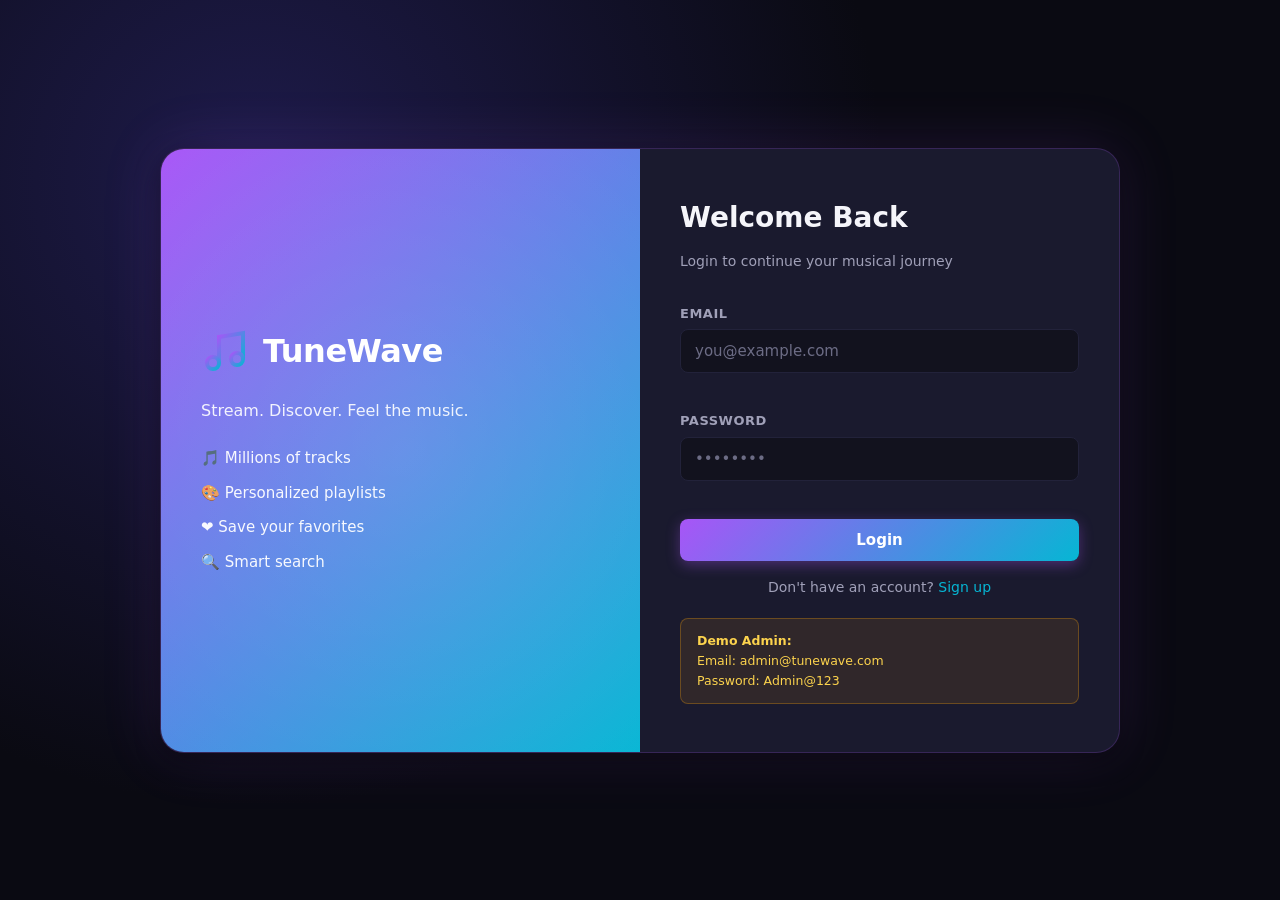
<file: index.html>
<!DOCTYPE html>
<html lang="en">
<head>
<meta charset="UTF-8">
<meta name="viewport" content="width=device-width, initial-scale=1.0">
<title>TuneWave – Login</title>
<link rel="stylesheet" href="css/style.css">
</head>
<body class="auth-body">

<div class="auth-container">
  <!-- Brand Panel -->
  <div class="auth-brand">
    <div class="brand-logo">
      <svg width="48" height="48" viewBox="0 0 24 24" fill="none" stroke="url(#grad1)" stroke-width="2">
        <defs>
          <linearGradient id="grad1" x1="0%" y1="0%" x2="100%" y2="100%">
            <stop offset="0%" stop-color="#a855f7"/>
            <stop offset="100%" stop-color="#06b6d4"/>
          </linearGradient>
        </defs>
        <path d="M9 18V5l12-2v13"/>
        <circle cx="6" cy="18" r="3"/>
        <circle cx="18" cy="16" r="3"/>
      </svg>
      <h1>TuneWave</h1>
    </div>
    <p class="brand-tagline">Stream. Discover. Feel the music.</p>
    <ul class="brand-features">
      <li>🎵 Millions of tracks</li>
      <li>🎨 Personalized playlists</li>
      <li>❤️ Save your favorites</li>
      <li>🔍 Smart search</li>
    </ul>
  </div>

  <!-- Login Form -->
  <div class="auth-form-panel">
    <h2>Welcome Back</h2>
    <p class="auth-subtitle">Login to continue your musical journey</p>

    <form id="loginForm" novalidate>
      <div class="form-group">
        <label for="loginEmail">Email</label>
        <input type="email" id="loginEmail" placeholder="you@example.com" autocomplete="email">
        <span class="error-msg" id="loginEmailError"></span>
      </div>

      <div class="form-group">
        <label for="loginPassword">Password</label>
        <input type="password" id="loginPassword" placeholder="••••••••" autocomplete="current-password">
        <span class="error-msg" id="loginPasswordError"></span>
      </div>

      <button type="submit" class="btn btn-primary btn-block">Login</button>

      <p class="auth-switch">
        Don't have an account? <a href="signup.html">Sign up</a>
      </p>

      <div class="admin-hint">
        <strong>Demo Admin:</strong><br>
        Email: admin@tunewave.com<br>
        Password: Admin@123
      </div>
    </form>
  </div>
</div>

<script src="js/storage.js"></script>
<script src="js/auth.js"></script>
<script src="js/app.js"></script>
<script>
  // Initialize sample data on first load
  seedData();

  // Redirect if already logged in
  const session = getCurrentUser();
  if (session) {
    if (session.role === 'admin') window.location.href = 'admin.html';
    else window.location.href = 'user.html';
  }

  // Login form handler
  document.getElementById('loginForm').addEventListener('submit', function(e) {
    e.preventDefault();
    clearErrors(['loginEmailError', 'loginPasswordError']);

    const email = document.getElementById('loginEmail').value.trim();
    const password = document.getElementById('loginPassword').value;
    let valid = true;

    if (!email) {
      showError('loginEmailError', 'Email is required');
      valid = false;
    }
    if (!password) {
      showError('loginPasswordError', 'Password is required');
      valid = false;
    }
    if (!valid) return;

    const result = loginUser(email, password);
    if (result.success) {
      showToast('Login successful! Redirecting...', 'success');
      setTimeout(() => {
        window.location.href = result.user.role === 'admin' ? 'admin.html' : 'user.html';
      }, 800);
    } else {
      showError('loginPasswordError', result.message);
    }
  });
</script>
</body>
</html>
</file>
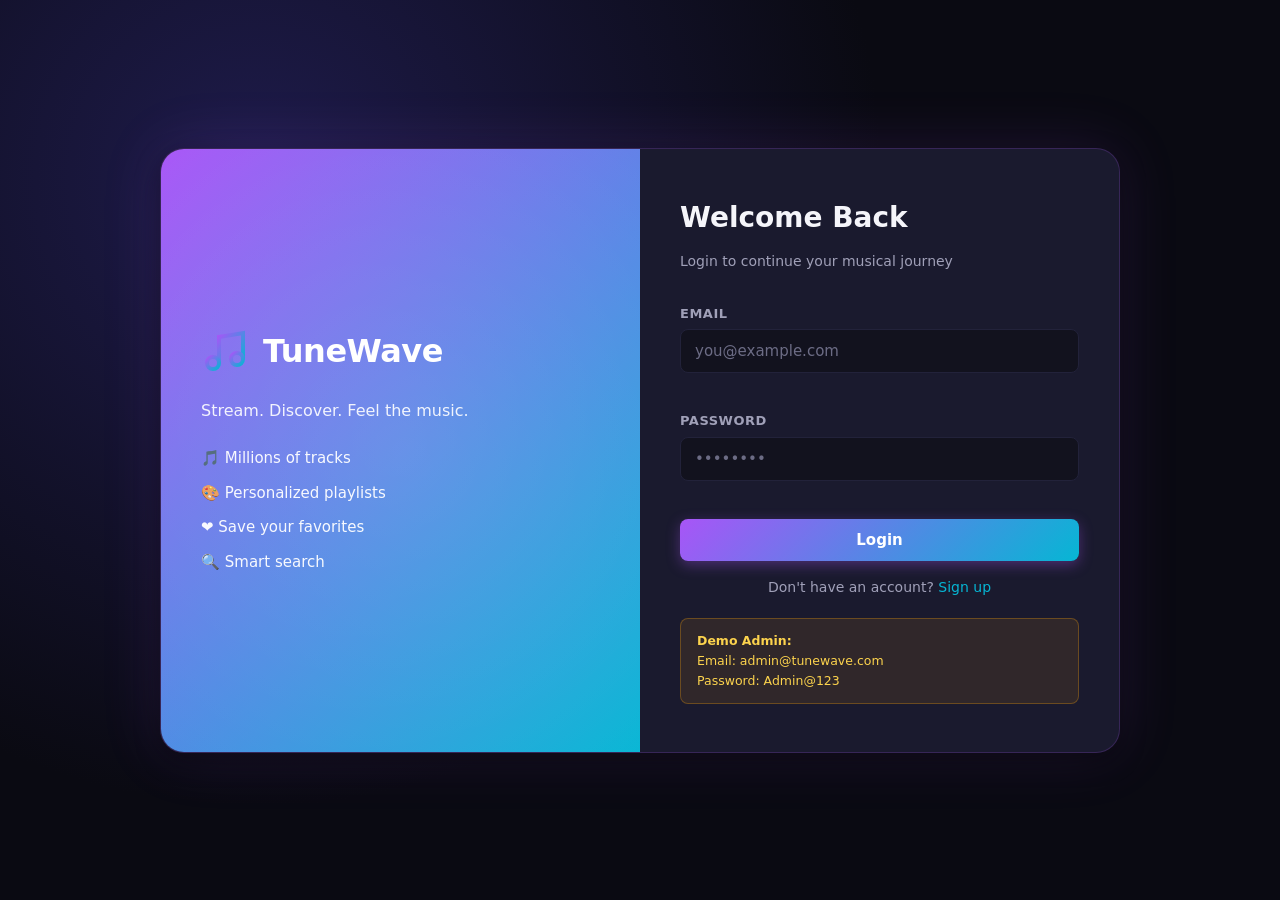
<file: admin.html>
<!DOCTYPE html>
<html lang="en">
<head>
<meta charset="UTF-8">
<meta name="viewport" content="width=device-width, initial-scale=1.0">
<title>TuneWave – Admin</title>
<link rel="stylesheet" href="css/style.css">
</head>
<body class="app-body admin-body">

<div class="app-layout admin-layout">

  <!-- Admin Sidebar -->
  <aside class="sidebar admin-sidebar" id="sidebar">
    <div class="sidebar-brand">
      <svg width="32" height="32" viewBox="0 0 24 24" fill="none" stroke="url(#gradAdmin)" stroke-width="2">
        <defs>
          <linearGradient id="gradAdmin" x1="0%" y1="0%" x2="100%" y2="100%">
            <stop offset="0%" stop-color="#f59e0b"/>
            <stop offset="100%" stop-color="#ef4444"/>
          </linearGradient>
        </defs>
        <path d="M9 18V5l12-2v13"/>
        <circle cx="6" cy="18" r="3"/>
        <circle cx="18" cy="16" r="3"/>
      </svg>
      <span>TuneWave <small>Admin</small></span>
    </div>

    <nav class="sidebar-nav">
      <button class="nav-item active" data-page="dashboard">
        <span class="nav-icon">📊</span> Dashboard
      </button>
      <button class="nav-item" data-page="songs">
        <span class="nav-icon">🎵</span> Songs
      </button>
      <button class="nav-item" data-page="artists">
        <span class="nav-icon">🎤</span> Artists
      </button>
      <button class="nav-item" data-page="albums">
        <span class="nav-icon">💿</span> Albums
      </button>
      <button class="nav-item" data-page="users">
        <span class="nav-icon">👥</span> Users
      </button>
      <button class="nav-item" data-page="genres">
        <span class="nav-icon">🏷️</span> Genres
      </button>
    </nav>

    <div class="sidebar-footer">
      <button class="btn btn-outline btn-block" id="logoutBtn">Logout</button>
    </div>
  </aside>

  <!-- Admin Main -->
  <main class="main-content">
    <header class="top-header">
      <button class="menu-toggle" id="menuToggle">☰</button>
      <h2 class="page-title" id="adminPageTitle">Dashboard</h2>
      <div class="header-user">
        <div class="user-avatar admin-avatar">A</div>
        <span class="user-name">Administrator</span>
      </div>
    </header>

    <div class="page-container" id="adminPageContainer"></div>
  </main>
</div>

<!-- Toast container -->
<div class="toast-container" id="toastContainer"></div>

<!-- Modal container -->
<div class="modal-overlay" id="modalOverlay">
  <div class="modal" id="modalContent"></div>
</div>

<script src="js/storage.js"></script>
<script src="js/auth.js"></script>
<script src="js/music.js"></script>
<script src="js/app.js"></script>
<script src="js/admin.js"></script>
</body>
</html>
</file>
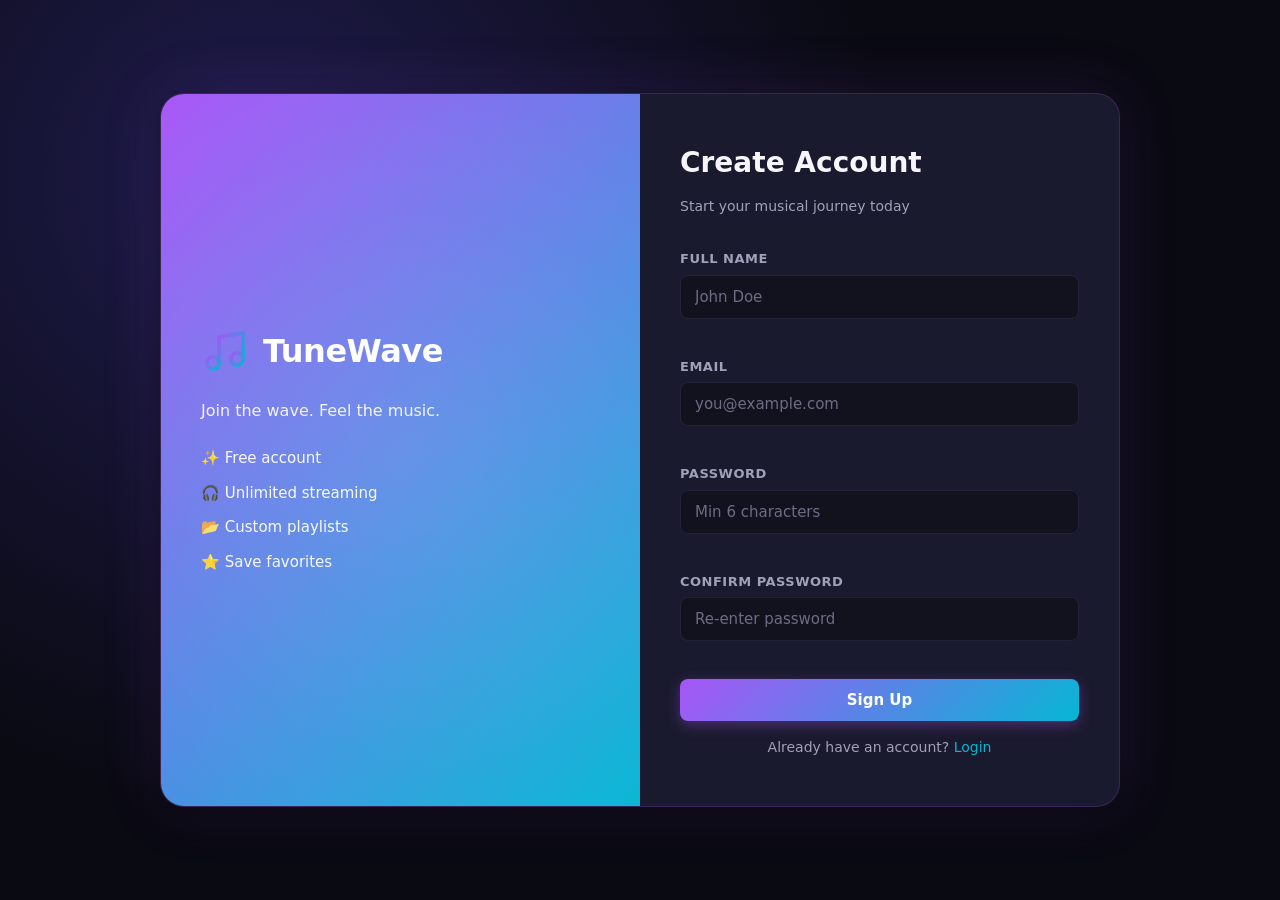
<file: signup.html>
<!DOCTYPE html>
<html lang="en">
<head>
<meta charset="UTF-8">
<meta name="viewport" content="width=device-width, initial-scale=1.0">
<title>TuneWave – Sign Up</title>
<link rel="stylesheet" href="css/style.css">
</head>
<body class="auth-body">

<div class="auth-container">
  <div class="auth-brand">
    <div class="brand-logo">
      <svg width="48" height="48" viewBox="0 0 24 24" fill="none" stroke="url(#grad2)" stroke-width="2">
        <defs>
          <linearGradient id="grad2" x1="0%" y1="0%" x2="100%" y2="100%">
            <stop offset="0%" stop-color="#a855f7"/>
            <stop offset="100%" stop-color="#06b6d4"/>
          </linearGradient>
        </defs>
        <path d="M9 18V5l12-2v13"/>
        <circle cx="6" cy="18" r="3"/>
        <circle cx="18" cy="16" r="3"/>
      </svg>
      <h1>TuneWave</h1>
    </div>
    <p class="brand-tagline">Join the wave. Feel the music.</p>
    <ul class="brand-features">
      <li>✨ Free account</li>
      <li>🎧 Unlimited streaming</li>
      <li>📂 Custom playlists</li>
      <li>⭐ Save favorites</li>
    </ul>
  </div>

  <div class="auth-form-panel">
    <h2>Create Account</h2>
    <p class="auth-subtitle">Start your musical journey today</p>

    <form id="signupForm" novalidate>
      <div class="form-group">
        <label for="signupName">Full Name</label>
        <input type="text" id="signupName" placeholder="John Doe" autocomplete="name">
        <span class="error-msg" id="signupNameError"></span>
      </div>

      <div class="form-group">
        <label for="signupEmail">Email</label>
        <input type="email" id="signupEmail" placeholder="you@example.com" autocomplete="email">
        <span class="error-msg" id="signupEmailError"></span>
      </div>

      <div class="form-group">
        <label for="signupPassword">Password</label>
        <input type="password" id="signupPassword" placeholder="Min 6 characters" autocomplete="new-password">
        <span class="error-msg" id="signupPasswordError"></span>
      </div>

      <div class="form-group">
        <label for="signupConfirm">Confirm Password</label>
        <input type="password" id="signupConfirm" placeholder="Re-enter password" autocomplete="new-password">
        <span class="error-msg" id="signupConfirmError"></span>
      </div>

      <button type="submit" class="btn btn-primary btn-block">Sign Up</button>

      <p class="auth-switch">
        Already have an account? <a href="index.html">Login</a>
      </p>
    </form>
  </div>
</div>

<script src="js/storage.js"></script>
<script src="js/auth.js"></script>
<script src="js/app.js"></script>
<script>
  seedData();

  document.getElementById('signupForm').addEventListener('submit', function(e) {
    e.preventDefault();
    const errorIds = ['signupNameError', 'signupEmailError', 'signupPasswordError', 'signupConfirmError'];
    clearErrors(errorIds);

    const name = document.getElementById('signupName').value.trim();
    const email = document.getElementById('signupEmail').value.trim();
    const password = document.getElementById('signupPassword').value;
    const confirm = document.getElementById('signupConfirm').value;
    let valid = true;

    if (!name) { showError('signupNameError', 'Full name is required'); valid = false; }
    else if (name.length < 3) { showError('signupNameError', 'Name must be at least 3 characters'); valid = false; }

    if (!email) { showError('signupEmailError', 'Email is required'); valid = false; }
    else if (!isValidEmail(email)) { showError('signupEmailError', 'Enter a valid email address'); valid = false; }

    if (!password) { showError('signupPasswordError', 'Password is required'); valid = false; }
    else if (password.length < 6) { showError('signupPasswordError', 'Password must be at least 6 characters'); valid = false; }

    if (!confirm) { showError('signupConfirmError', 'Please confirm your password'); valid = false; }
    else if (password !== confirm) { showError('signupConfirmError', 'Passwords do not match'); valid = false; }

    if (!valid) return;

    const result = registerUser(name, email, password);
    if (result.success) {
      showToast('Account created! Redirecting to login...', 'success');
      setTimeout(() => window.location.href = 'index.html', 1200);
    } else {
      showError('signupEmailError', result.message);
    }
  });
</script>
</body>
</html>
</file>
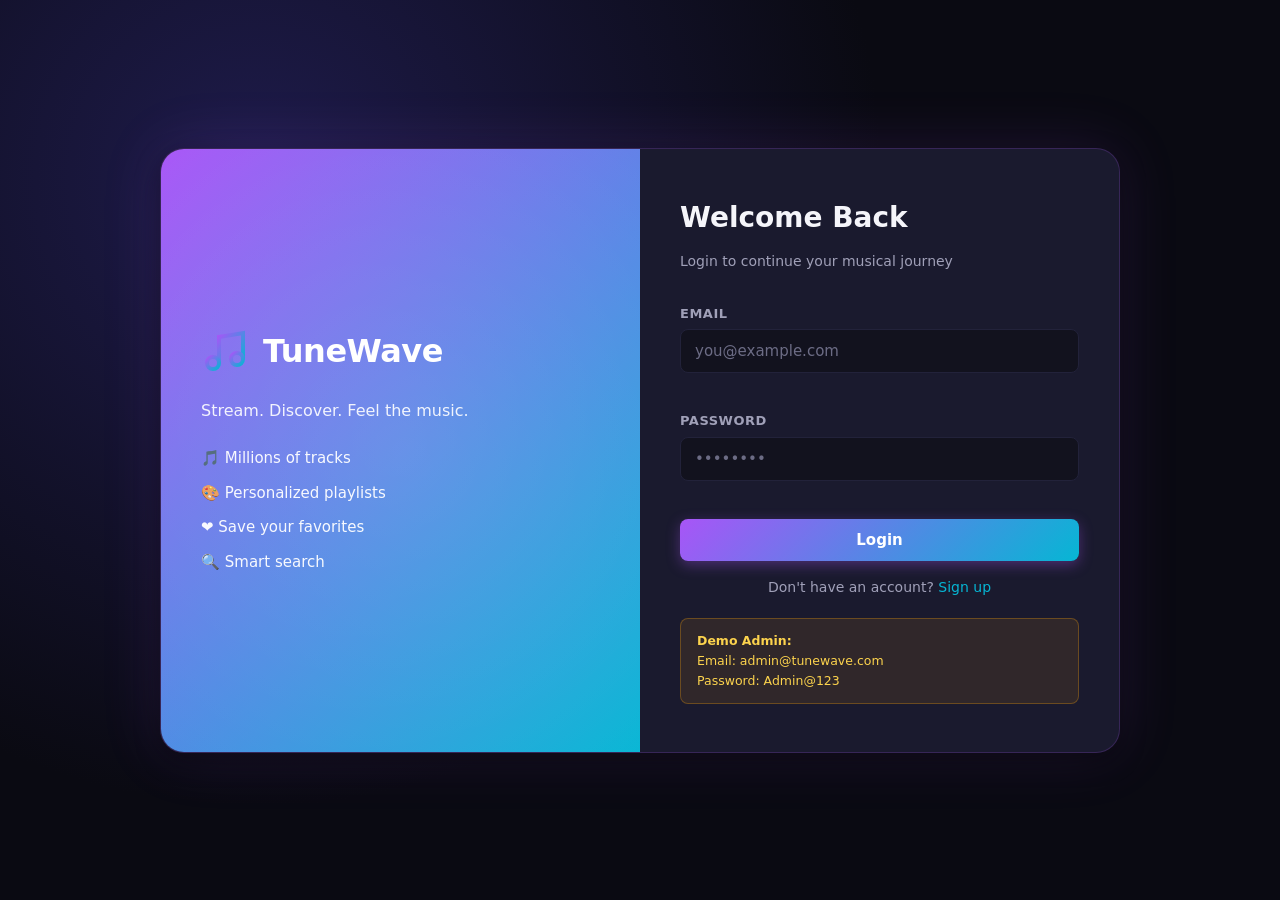
<file: user.html>
<!DOCTYPE html>
<html lang="en">
<head>
<meta charset="UTF-8">
<meta name="viewport" content="width=device-width, initial-scale=1.0">
<title>TuneWave – Dashboard</title>
<link rel="stylesheet" href="css/style.css">
</head>
<body class="app-body">

<!-- ============ APP LAYOUT (CSS GRID) ============ -->
<div class="app-layout">

  <!-- Sidebar -->
  <aside class="sidebar" id="sidebar">
    <div class="sidebar-brand">
      <svg width="32" height="32" viewBox="0 0 24 24" fill="none" stroke="url(#gradSide)" stroke-width="2">
        <defs>
          <linearGradient id="gradSide" x1="0%" y1="0%" x2="100%" y2="100%">
            <stop offset="0%" stop-color="#a855f7"/>
            <stop offset="100%" stop-color="#06b6d4"/>
          </linearGradient>
        </defs>
        <path d="M9 18V5l12-2v13"/>
        <circle cx="6" cy="18" r="3"/>
        <circle cx="18" cy="16" r="3"/>
      </svg>
      <span>TuneWave</span>
    </div>

    <nav class="sidebar-nav">
      <button class="nav-item active" data-page="home">
        <span class="nav-icon">🏠</span> Home
      </button>
      <button class="nav-item" data-page="browse">
        <span class="nav-icon">🎵</span> Browse
      </button>
      <button class="nav-item" data-page="search">
        <span class="nav-icon">🔍</span> Search
      </button>
      <button class="nav-item" data-page="playlists">
        <span class="nav-icon">📂</span> Playlists
      </button>
      <button class="nav-item" data-page="favorites">
        <span class="nav-icon">❤️</span> Favorites
      </button>
      <button class="nav-item" data-page="profile">
        <span class="nav-icon">👤</span> Profile
      </button>
    </nav>

    <div class="sidebar-footer">
      <button class="btn btn-outline btn-block" id="logoutBtn">Logout</button>
    </div>
  </aside>

  <!-- Main Content -->
  <main class="main-content">

    <!-- Top Header -->
    <header class="top-header">
      <button class="menu-toggle" id="menuToggle">☰</button>
      <div class="search-bar">
        <span class="search-icon">🔍</span>
        <input type="text" id="globalSearch" placeholder="Search songs, artists, albums...">
      </div>
      <div class="header-user">
        <div class="user-avatar" id="headerAvatar">U</div>
        <span class="user-name" id="headerUserName">User</span>
      </div>
    </header>

    <!-- Page Container -->
    <div class="page-container" id="pageContainer">
      <!-- Pages rendered dynamically by user.js -->
    </div>

  </main>
</div>

<!-- ============ FIXED MUSIC PLAYER ============ -->
<div class="music-player" id="musicPlayer">
  <div class="player-left">
    <div class="player-art">
      <img id="playerArt" src="" alt="Album art">
    </div>
    <div class="player-info">
      <span class="player-title" id="playerTitle">No song playing</span>
      <span class="player-artist" id="playerArtist">—</span>
    </div>
    <button class="player-fav" id="playerFav" title="Toggle favorite">♡</button>
  </div>

  <div class="player-center">
    <div class="player-controls">
      <button class="ctrl-btn" id="prevBtn" title="Previous">⏮</button>
      <button class="ctrl-btn play-btn" id="playBtn" title="Play">▶</button>
      <button class="ctrl-btn" id="nextBtn" title="Next">⏭</button>
    </div>
    <div class="player-progress">
      <span class="time" id="currentTime">0:00</span>
      <input type="range" id="progressBar" min="0" max="100" value="0" step="0.1">
      <span class="time" id="totalTime">0:00</span>
    </div>
  </div>

  <div class="player-right">
    <span class="volume-icon">🔊</span>
    <input type="range" id="volumeBar" min="0" max="1" step="0.01" value="0.8">
  </div>
</div>

<!-- Hidden audio element -->
<audio id="audioPlayer"></audio>

<!-- Toast container -->
<div class="toast-container" id="toastContainer"></div>

<!-- Modal container -->
<div class="modal-overlay" id="modalOverlay">
  <div class="modal" id="modalContent"></div>
</div>

<script src="js/storage.js"></script>
<script src="js/auth.js"></script>
<script src="js/music.js"></script>
<script src="js/player.js"></script>
<script src="js/app.js"></script>
<script src="js/user.js"></script>
</body>
</html>
</file>
<file: css/style.css>
/* ============================================================
   TuneWave – Music Streaming Platform
   CSS Grid is the PRIMARY layout system throughout.
   Flexbox is used for smaller components (nav, buttons, cards).
   ============================================================ */

/* ---------- CSS Variables ---------- */
:root {
  --bg-darkest: #0a0a12;
  --bg-dark: #12121e;
  --bg-card: #1a1a2e;
  --bg-elevated: #22223a;
  --bg-hover: #2a2a45;

  --text-primary: #f5f5fa;
  --text-secondary: #a0a0b8;
  --text-muted: #6c6c85;

  --accent-purple: #a855f7;
  --accent-cyan: #06b6d4;
  --accent-pink: #ec4899;
  --accent-orange: #f59e0b;
  --accent-red: #ef4444;
  --accent-green: #22c55e;

  --gradient-main: linear-gradient(135deg, #a855f7 0%, #06b6d4 100%);
  --gradient-warm: linear-gradient(135deg, #f59e0b 0%, #ef4444 100%);
  --gradient-card: linear-gradient(145deg, #1a1a2e 0%, #22223a 100%);

  --radius-sm: 8px;
  --radius-md: 12px;
  --radius-lg: 18px;
  --radius-xl: 24px;

  --shadow-sm: 0 2px 8px rgba(0,0,0,0.3);
  --shadow-md: 0 8px 24px rgba(0,0,0,0.4);
  --shadow-glow: 0 0 24px rgba(168, 85, 247, 0.3);

  --sidebar-width: 240px;
  --player-height: 90px;
  --header-height: 70px;
}

/* ---------- Reset & Base ---------- */
* { margin: 0; padding: 0; box-sizing: border-box; }

html { scroll-behavior: smooth; }

body {
  font-family: 'Segoe UI', system-ui, -apple-system, sans-serif;
  background: var(--bg-darkest);
  color: var(--text-primary);
  line-height: 1.5;
  min-height: 100vh;
  overflow-x: hidden;
}

button { font-family: inherit; cursor: pointer; border: none; background: none; color: inherit; }
input, select, textarea { font-family: inherit; }
a { color: var(--accent-cyan); text-decoration: none; }
a:hover { text-decoration: underline; }

/* Custom Scrollbar */
::-webkit-scrollbar { width: 10px; height: 10px; }
::-webkit-scrollbar-track { background: var(--bg-dark); }
::-webkit-scrollbar-thumb { background: var(--bg-elevated); border-radius: 5px; }
::-webkit-scrollbar-thumb:hover { background: var(--accent-purple); }

/* ============================================================
   AUTH PAGES (Login / Signup)
   Uses CSS Grid for two-column split layout
   ============================================================ */
.auth-body {
  display: grid;
  place-items: center;
  min-height: 100vh;
  background: radial-gradient(circle at 20% 20%, #1e1b4b 0%, #0a0a12 50%),
              radial-gradient(circle at 80% 80%, #164e63 0%, transparent 50%);
  padding: 20px;
}

.auth-container {
  display: grid;
  grid-template-columns: 1fr 1fr;
  max-width: 960px;
  width: 100%;
  background: var(--bg-card);
  border-radius: var(--radius-xl);
  overflow: hidden;
  box-shadow: var(--shadow-md), 0 0 60px rgba(168, 85, 247, 0.15);
  border: 1px solid rgba(168, 85, 247, 0.2);
  animation: fadeInUp 0.6s ease;
}

@keyframes fadeInUp {
  from { opacity: 0; transform: translateY(30px); }
  to { opacity: 1; transform: translateY(0); }
}

.auth-brand {
  background: var(--gradient-main);
  padding: 48px 40px;
  display: grid;
  align-content: center;
  gap: 24px;
  position: relative;
  overflow: hidden;
}

.auth-brand::before {
  content: '';
  position: absolute;
  top: -50%; right: -50%;
  width: 200%; height: 200%;
  background: radial-gradient(circle, rgba(255,255,255,0.1) 0%, transparent 60%);
  animation: rotate 20s linear infinite;
}

@keyframes rotate {
  from { transform: rotate(0deg); }
  to { transform: rotate(360deg); }
}

.brand-logo {
  display: flex;
  align-items: center;
  gap: 14px;
  position: relative;
  z-index: 1;
}

.brand-logo h1 {
  font-size: 32px;
  font-weight: 800;
  letter-spacing: -0.5px;
  color: #fff;
}

.brand-tagline {
  font-size: 16px;
  color: rgba(255,255,255,0.9);
  position: relative;
  z-index: 1;
}

.brand-features {
  list-style: none;
  display: grid;
  gap: 12px;
  position: relative;
  z-index: 1;
}

.brand-features li {
  color: rgba(255,255,255,0.95);
  font-size: 15px;
  font-weight: 500;
}

.auth-form-panel {
  padding: 48px 40px;
  display: grid;
  align-content: center;
  gap: 8px;
}

.auth-form-panel h2 {
  font-size: 28px;
  font-weight: 700;
  margin-bottom: 4px;
}

.auth-subtitle {
  color: var(--text-secondary);
  margin-bottom: 24px;
  font-size: 14px;
}

.form-group {
  display: grid;
  gap: 6px;
  margin-bottom: 16px;
}

.form-group label {
  font-size: 13px;
  font-weight: 600;
  color: var(--text-secondary);
  text-transform: uppercase;
  letter-spacing: 0.5px;
}

.form-group input,
.form-group select {
  padding: 12px 14px;
  background: var(--bg-dark);
  border: 1.5px solid var(--bg-elevated);
  border-radius: var(--radius-sm);
  color: var(--text-primary);
  font-size: 15px;
  transition: all 0.2s;
}

.form-group input:focus,
.form-group select:focus {
  outline: none;
  border-color: var(--accent-purple);
  box-shadow: 0 0 0 3px rgba(168, 85, 247, 0.15);
}

.form-group input::placeholder { color: var(--text-muted); }

.error-msg {
  font-size: 12px;
  color: var(--accent-red);
  min-height: 16px;
  font-weight: 500;
}

.btn {
  display: inline-flex;
  align-items: center;
  justify-content: center;
  gap: 8px;
  padding: 12px 20px;
  border-radius: var(--radius-sm);
  font-size: 15px;
  font-weight: 600;
  transition: all 0.2s;
  white-space: nowrap;
}

.btn-primary {
  background: var(--gradient-main);
  color: #fff;
  box-shadow: 0 4px 14px rgba(168, 85, 247, 0.35);
}

.btn-primary:hover {
  transform: translateY(-2px);
  box-shadow: 0 6px 20px rgba(168, 85, 247, 0.5);
}

.btn-primary:active { transform: translateY(0); }

.btn-block { width: 100%; }

.btn-outline {
  border: 1.5px solid var(--bg-elevated);
  color: var(--text-secondary);
  background: transparent;
}

.btn-outline:hover {
  border-color: var(--accent-purple);
  color: var(--text-primary);
  background: var(--bg-hover);
}

.btn-danger {
  background: var(--accent-red);
  color: #fff;
}
.btn-danger:hover { background: #dc2626; }

.btn-sm { padding: 8px 14px; font-size: 13px; }

.auth-switch {
  text-align: center;
  margin-top: 16px;
  font-size: 14px;
  color: var(--text-secondary);
}

.admin-hint {
  margin-top: 20px;
  padding: 12px 16px;
  background: rgba(245, 158, 11, 0.1);
  border: 1px solid rgba(245, 158, 11, 0.3);
  border-radius: var(--radius-sm);
  font-size: 12.5px;
  color: #fcd34d;
  line-height: 1.6;
}

/* ============================================================
   APP LAYOUT — CSS GRID (Sidebar + Main Content)
   This is the core grid layout for user & admin dashboards.
   ============================================================ */
.app-body {
  background: var(--bg-darkest);
}

.app-layout {
  display: grid;
  grid-template-columns: var(--sidebar-width) 1fr;
  min-height: 100vh;
  padding-bottom: var(--player-height);
}

/* ---------- Sidebar ---------- */
.sidebar {
  background: var(--bg-dark);
  border-right: 1px solid var(--bg-elevated);
  display: grid;
  grid-template-rows: auto 1fr auto;
  padding: 20px 16px;
  position: sticky;
  top: 0;
  height: 100vh;
  z-index: 100;
  transition: transform 0.3s;
}

.sidebar-brand {
  display: flex;
  align-items: center;
  gap: 10px;
  padding: 8px 12px 24px;
  font-size: 20px;
  font-weight: 800;
  letter-spacing: -0.5px;
}

.sidebar-brand small {
  font-size: 11px;
  background: var(--gradient-warm);
  padding: 2px 8px;
  border-radius: 20px;
  font-weight: 700;
  letter-spacing: 0.5px;
}

.sidebar-nav {
  display: grid;
  grid-auto-rows: min-content;
  gap: 4px;
  align-content: start;
}

.nav-item {
  display: flex;
  align-items: center;
  gap: 12px;
  padding: 12px 14px;
  border-radius: var(--radius-sm);
  color: var(--text-secondary);
  font-size: 15px;
  font-weight: 500;
  text-align: left;
  width: 100%;
  transition: all 0.2s;
}

.nav-item:hover {
  background: var(--bg-hover);
  color: var(--text-primary);
}

.nav-item.active {
  background: linear-gradient(90deg, rgba(168, 85, 247, 0.2), transparent);
  color: var(--text-primary);
  border-left: 3px solid var(--accent-purple);
}

.nav-icon { font-size: 18px; }

.sidebar-footer { padding-top: 16px; }

/* ---------- Main Content ---------- */
.main-content {
  display: grid;
  grid-template-rows: var(--header-height) 1fr;
  min-width: 0;
}

.top-header {
  display: grid;
  grid-template-columns: auto 1fr auto;
  align-items: center;
  gap: 20px;
  padding: 0 28px;
  background: rgba(18, 18, 30, 0.85);
  backdrop-filter: blur(12px);
  border-bottom: 1px solid var(--bg-elevated);
  position: sticky;
  top: 0;
  z-index: 50;
}

.menu-toggle {
  display: none;
  font-size: 22px;
  color: var(--text-primary);
}

.search-bar {
  display: flex;
  align-items: center;
  gap: 10px;
  background: var(--bg-card);
  border: 1.5px solid var(--bg-elevated);
  border-radius: 50px;
  padding: 8px 18px;
  max-width: 480px;
  transition: all 0.2s;
}

.search-bar:focus-within {
  border-color: var(--accent-purple);
  box-shadow: 0 0 0 3px rgba(168, 85, 247, 0.15);
}

.search-bar input {
  flex: 1;
  background: none;
  border: none;
  color: var(--text-primary);
  font-size: 14px;
  outline: none;
}

.search-bar input::placeholder { color: var(--text-muted); }

.search-icon { font-size: 14px; opacity: 0.6; }

.header-user {
  display: flex;
  align-items: center;
  gap: 10px;
}

.user-avatar {
  width: 38px;
  height: 38px;
  border-radius: 50%;
  background: var(--gradient-main);
  display: grid;
  place-items: center;
  font-weight: 700;
  font-size: 15px;
  color: #fff;
  text-transform: uppercase;
}

.admin-avatar { background: var(--gradient-warm); }

.user-name {
  font-size: 14px;
  font-weight: 600;
  color: var(--text-primary);
}

.page-title {
  font-size: 20px;
  font-weight: 700;
}

/* ---------- Page Container ---------- */
.page-container {
  padding: 28px;
  display: grid;
  gap: 32px;
  align-content: start;
  min-width: 0;
  overflow-x: hidden;
}

/* ============================================================
   MUSIC GRIDS — CSS Grid with auto-fill
   ============================================================ */
.music-grid {
  display: grid;
  grid-template-columns: repeat(auto-fill, minmax(180px, 1fr));
  gap: 20px;
}

.album-grid {
  display: grid;
  grid-template-columns: repeat(auto-fill, minmax(200px, 1fr));
  gap: 20px;
}

.artist-grid {
  display: grid;
  grid-template-columns: repeat(auto-fill, minmax(160px, 1fr));
  gap: 20px;
}

/* ---------- Section Headers ---------- */
.section-header {
  display: flex;
  align-items: center;
  justify-content: space-between;
  margin-bottom: 16px;
}

.section-title {
  font-size: 22px;
  font-weight: 700;
  letter-spacing: -0.3px;
}

.section-subtitle {
  font-size: 13px;
  color: var(--text-muted);
  margin-top: 2px;
}

/* ---------- Song Card ---------- */
.song-card {
  background: var(--gradient-card);
  border: 1px solid var(--bg-elevated);
  border-radius: var(--radius-md);
  padding: 16px;
  display: grid;
  gap: 12px;
  transition: all 0.25s;
  cursor: pointer;
  position: relative;
}

.song-card:hover {
  transform: translateY(-6px);
  border-color: rgba(168, 85, 247, 0.5);
  box-shadow: var(--shadow-glow);
}

.song-art {
  position: relative;
  aspect-ratio: 1;
  border-radius: var(--radius-sm);
  overflow: hidden;
  background: var(--bg-elevated);
}

.song-art img {
  width: 100%;
  height: 100%;
  object-fit: cover;
  display: block;
}

.song-play-overlay {
  position: absolute;
  inset: 0;
  background: rgba(0,0,0,0.5);
  display: grid;
  place-items: center;
  opacity: 0;
  transition: opacity 0.2s;
  font-size: 36px;
  color: #fff;
}

.song-card:hover .song-play-overlay { opacity: 1; }

.song-meta {
  display: grid;
  gap: 3px;
}

.song-title {
  font-size: 14.5px;
  font-weight: 600;
  white-space: nowrap;
  overflow: hidden;
  text-overflow: ellipsis;
}

.song-artist {
  font-size: 12.5px;
  color: var(--text-secondary);
  white-space: nowrap;
  overflow: hidden;
  text-overflow: ellipsis;
}

.song-actions {
  display: flex;
  align-items: center;
  justify-content: space-between;
  margin-top: 4px;
}

.fav-btn {
  font-size: 18px;
  color: var(--text-muted);
  transition: all 0.2s;
  padding: 4px;
  line-height: 1;
}

.fav-btn:hover { transform: scale(1.2); }
.fav-btn.active { color: var(--accent-pink); }

.song-duration {
  font-size: 12px;
  color: var(--text-muted);
}

/* ---------- Artist Card ---------- */
.artist-card {
  background: var(--gradient-card);
  border: 1px solid var(--bg-elevated);
  border-radius: var(--radius-md);
  padding: 20px 16px;
  display: grid;
  justify-items: center;
  gap: 12px;
  text-align: center;
  transition: all 0.25s;
  cursor: pointer;
}

.artist-card:hover {
  transform: translateY(-4px);
  border-color: var(--accent-cyan);
  box-shadow: 0 0 24px rgba(6, 182, 212, 0.25);
}

.artist-img {
  width: 100px;
  height: 100px;
  border-radius: 50%;
  overflow: hidden;
  background: var(--bg-elevated);
  border: 3px solid var(--bg-hover);
}

.artist-img img {
  width: 100%;
  height: 100%;
  object-fit: cover;
}

.artist-name {
  font-size: 15px;
  font-weight: 600;
}

.artist-meta {
  font-size: 12px;
  color: var(--text-muted);
}

/* ---------- Album Card ---------- */
.album-card {
  background: var(--gradient-card);
  border: 1px solid var(--bg-elevated);
  border-radius: var(--radius-md);
  padding: 16px;
  display: grid;
  gap: 12px;
  transition: all 0.25s;
  cursor: pointer;
}

.album-card:hover {
  transform: translateY(-4px);
  border-color: var(--accent-orange);
}

.album-cover {
  aspect-ratio: 1;
  border-radius: var(--radius-sm);
  overflow: hidden;
  background: var(--bg-elevated);
}

.album-cover img { width: 100%; height: 100%; object-fit: cover; }

/* ---------- Category/Genre Pills ---------- */
.category-row {
  display: flex;
  flex-wrap: wrap;
  gap: 10px;
}

.category-pill {
  padding: 8px 18px;
  background: var(--bg-card);
  border: 1.5px solid var(--bg-elevated);
  border-radius: 50px;
  font-size: 13.5px;
  font-weight: 500;
  color: var(--text-secondary);
  transition: all 0.2s;
}

.category-pill:hover {
  border-color: var(--accent-purple);
  color: var(--text-primary);
}

.category-pill.active {
  background: var(--gradient-main);
  color: #fff;
  border-color: transparent;
}

/* ============================================================
   ADMIN DASHBOARD — CSS Grid Stats
   ============================================================ */
.stats-grid {
  display: grid;
  grid-template-columns: repeat(auto-fit, minmax(220px, 1fr));
  gap: 20px;
}

.stat-card {
  background: var(--gradient-card);
  border: 1px solid var(--bg-elevated);
  border-radius: var(--radius-lg);
  padding: 24px;
  display: grid;
  grid-template-columns: auto 1fr;
  align-items: center;
  gap: 18px;
  transition: all 0.25s;
  position: relative;
  overflow: hidden;
}

.stat-card::after {
  content: '';
  position: absolute;
  top: 0; right: 0;
  width: 80px; height: 80px;
  background: var(--gradient-main);
  border-radius: 50%;
  filter: blur(40px);
  opacity: 0.3;
}

.stat-card:hover {
  transform: translateY(-4px);
  border-color: rgba(168, 85, 247, 0.4);
}

.stat-icon {
  font-size: 32px;
  width: 60px; height: 60px;
  display: grid;
  place-items: center;
  background: var(--bg-hover);
  border-radius: var(--radius-md);
}

.stat-info { display: grid; gap: 2px; }

.stat-value {
  font-size: 30px;
  font-weight: 800;
  letter-spacing: -1px;
  background: var(--gradient-main);
  -webkit-background-clip: text;
  -webkit-text-fill-color: transparent;
  background-clip: text;
}

.stat-label {
  font-size: 13px;
  color: var(--text-secondary);
  font-weight: 500;
  text-transform: uppercase;
  letter-spacing: 0.5px;
}

/* ---------- Data Table ---------- */
.table-wrapper {
  background: var(--bg-card);
  border: 1px solid var(--bg-elevated);
  border-radius: var(--radius-lg);
  overflow: hidden;
}

.data-table {
  width: 100%;
  border-collapse: collapse;
  font-size: 14px;
}

.data-table thead {
  background: var(--bg-elevated);
}

.data-table th {
  text-align: left;
  padding: 14px 18px;
  font-size: 12px;
  font-weight: 700;
  color: var(--text-secondary);
  text-transform: uppercase;
  letter-spacing: 0.5px;
}

.data-table td {
  padding: 14px 18px;
  border-top: 1px solid var(--bg-elevated);
  color: var(--text-primary);
}

.data-table tbody tr { transition: background 0.15s; }
.data-table tbody tr:hover { background: var(--bg-hover); }

.table-actions {
  display: flex;
  gap: 8px;
}

.icon-btn {
  width: 34px; height: 34px;
  border-radius: var(--radius-sm);
  display: grid;
  place-items: center;
  background: var(--bg-elevated);
  font-size: 14px;
  transition: all 0.2s;
}

.icon-btn:hover { background: var(--bg-hover); transform: scale(1.1); }
.icon-btn.edit:hover { background: var(--accent-cyan); }
.icon-btn.delete:hover { background: var(--accent-red); }

/* ---------- Admin Toolbar ---------- */
.admin-toolbar {
  display: flex;
  align-items: center;
  justify-content: space-between;
  gap: 16px;
  flex-wrap: wrap;
}

/* ============================================================
   MUSIC PLAYER — Fixed Bottom (CSS Grid)
   ============================================================ */
.music-player {
  position: fixed;
  bottom: 0; left: 0; right: 0;
  height: var(--player-height);
  background: rgba(18, 18, 30, 0.95);
  backdrop-filter: blur(20px);
  border-top: 1px solid var(--bg-elevated);
  display: grid;
  grid-template-columns: 1fr 2fr 1fr;
  align-items: center;
  gap: 20px;
  padding: 0 24px;
  z-index: 200;
  box-shadow: 0 -8px 32px rgba(0,0,0,0.5);
}

.player-left {
  display: flex;
  align-items: center;
  gap: 14px;
  min-width: 0;
}

.player-art {
  width: 56px; height: 56px;
  border-radius: var(--radius-sm);
  overflow: hidden;
  background: var(--bg-elevated);
  flex-shrink: 0;
}

.player-art img { width: 100%; height: 100%; object-fit: cover; }

.player-info {
  display: grid;
  gap: 2px;
  min-width: 0;
}

.player-title {
  font-size: 14px;
  font-weight: 600;
  white-space: nowrap;
  overflow: hidden;
  text-overflow: ellipsis;
}

.player-artist {
  font-size: 12px;
  color: var(--text-secondary);
}

.player-fav {
  font-size: 20px;
  color: var(--text-muted);
  padding: 4px;
  transition: all 0.2s;
}
.player-fav.active { color: var(--accent-pink); }

.player-center {
  display: grid;
  gap: 8px;
  justify-items: center;
}

.player-controls {
  display: flex;
  align-items: center;
  gap: 16px;
}

.ctrl-btn {
  font-size: 18px;
  color: var(--text-secondary);
  transition: all 0.2s;
  padding: 6px;
  border-radius: 50%;
}

.ctrl-btn:hover { color: var(--text-primary); transform: scale(1.1); }

.play-btn {
  width: 44px; height: 44px;
  background: var(--gradient-main);
  color: #fff;
  font-size: 16px;
  display: grid;
  place-items: center;
  border-radius: 50%;
  box-shadow: 0 4px 14px rgba(168, 85, 247, 0.4);
}

.play-btn:hover { transform: scale(1.08); color: #fff; }

.player-progress {
  display: grid;
  grid-template-columns: auto 1fr auto;
  align-items: center;
  gap: 10px;
  width: 100%;
  max-width: 560px;
}

.time {
  font-size: 11.5px;
  color: var(--text-muted);
  font-variant-numeric: tabular-nums;
  min-width: 34px;
  text-align: center;
}

input[type="range"] {
  -webkit-appearance: none;
  appearance: none;
  height: 5px;
  background: var(--bg-elevated);
  border-radius: 5px;
  outline: none;
  cursor: pointer;
}

input[type="range"]::-webkit-slider-thumb {
  -webkit-appearance: none;
  width: 14px; height: 14px;
  border-radius: 50%;
  background: var(--accent-purple);
  cursor: pointer;
  transition: transform 0.15s;
}

input[type="range"]::-webkit-slider-thumb:hover { transform: scale(1.3); }

input[type="range"]::-moz-range-thumb {
  width: 14px; height: 14px;
  border: none;
  border-radius: 50%;
  background: var(--accent-purple);
  cursor: pointer;
}

#progressBar { width: 100%; }

.player-right {
  display: flex;
  align-items: center;
  gap: 10px;
  justify-content: flex-end;
}

.player-right input { width: 100px; }

.volume-icon { font-size: 16px; color: var(--text-secondary); }

/* ============================================================
   TOASTS
   ============================================================ */
.toast-container {
  position: fixed;
  top: 24px; right: 24px;
  display: grid;
  gap: 10px;
  z-index: 1000;
  pointer-events: none;
}

.toast {
  background: var(--bg-elevated);
  border-left: 4px solid var(--accent-purple);
  border-radius: var(--radius-sm);
  padding: 14px 20px;
  font-size: 14px;
  font-weight: 500;
  box-shadow: var(--shadow-md);
  animation: slideInRight 0.3s ease;
  pointer-events: auto;
  min-width: 240px;
}

.toast.success { border-left-color: var(--accent-green); }
.toast.error { border-left-color: var(--accent-red); }
.toast.warning { border-left-color: var(--accent-orange); }

@keyframes slideInRight {
  from { opacity: 0; transform: translateX(100%); }
  to { opacity: 1; transform: translateX(0); }
}

/* ============================================================
   MODAL
   ============================================================ */
.modal-overlay {
  position: fixed;
  inset: 0;
  background: rgba(0,0,0,0.7);
  backdrop-filter: blur(4px);
  display: none;
  place-items: center;
  z-index: 500;
  padding: 20px;
}

.modal-overlay.active { display: grid; }

.modal {
  background: var(--bg-card);
  border: 1px solid var(--bg-elevated);
  border-radius: var(--radius-lg);
  padding: 28px;
  max-width: 520px;
  width: 100%;
  max-height: 85vh;
  overflow-y: auto;
  animation: modalIn 0.25s ease;
}

@keyframes modalIn {
  from { opacity: 0; transform: scale(0.95); }
  to { opacity: 1; transform: scale(1); }
}

.modal h3 {
  font-size: 20px;
  font-weight: 700;
  margin-bottom: 20px;
}

.modal-actions {
  display: flex;
  gap: 12px;
  justify-content: flex-end;
  margin-top: 20px;
}

/* ============================================================
   EMPTY STATES & LOADING
   ============================================================ */
.empty-state {
  display: grid;
  place-items: center;
  gap: 12px;
  padding: 60px 20px;
  text-align: center;
  color: var(--text-muted);
}

.empty-icon { font-size: 56px; opacity: 0.5; }

.empty-title {
  font-size: 18px;
  font-weight: 600;
  color: var(--text-secondary);
}

.empty-text { font-size: 14px; max-width: 360px; }

.loading-state {
  display: grid;
  place-items: center;
  padding: 60px;
}

.spinner {
  width: 40px; height: 40px;
  border: 3px solid var(--bg-elevated);
  border-top-color: var(--accent-purple);
  border-radius: 50%;
  animation: spin 0.8s linear infinite;
}

@keyframes spin { to { transform: rotate(360deg); } }

/* ============================================================
   RESPONSIVE MEDIA QUERIES
   ============================================================ */

/* Tablet */
@media (max-width: 1024px) {
  :root { --sidebar-width: 200px; }
  .music-grid { grid-template-columns: repeat(auto-fill, minmax(150px, 1fr)); }
  .auth-container { grid-template-columns: 1fr; max-width: 480px; }
  .auth-brand { display: none; }
}

/* Mobile */
@media (max-width: 768px) {
  :root {
    --player-height: 130px;
    --header-height: 64px;
  }

  .app-layout {
    grid-template-columns: 1fr;
  }

  .sidebar {
    position: fixed;
    left: 0; top: 0;
    width: 260px;
    transform: translateX(-100%);
    box-shadow: var(--shadow-md);
  }

  .sidebar.open { transform: translateX(0); }

  .menu-toggle { display: block; }

  .top-header {
    grid-template-columns: auto 1fr auto;
    padding: 0 16px;
    gap: 12px;
  }

  .search-bar { max-width: none; }
  .user-name { display: none; }

  .page-container { padding: 18px 16px; }

  .music-grid,
  .album-grid { grid-template-columns: repeat(auto-fill, minmax(130px, 1fr)); gap: 14px; }
  .artist-grid { grid-template-columns: repeat(auto-fill, minmax(120px, 1fr)); gap: 14px; }

  .stats-grid { grid-template-columns: 1fr; }

  .section-title { font-size: 18px; }

  /* Mobile player: stack layout */
  .music-player {
    grid-template-columns: 1fr;
    grid-template-rows: auto auto auto;
    gap: 8px;
    padding: 12px 16px;
    height: auto;
  }

  .player-left { justify-content: center; }
  .player-art { width: 44px; height: 44px; }
  .player-right { display: none; }

  .player-progress { max-width: none; }

  .data-table { font-size: 13px; }
  .data-table th, .data-table td { padding: 10px 12px; }

  .toast-container { top: 12px; right: 12px; left: 12px; }
  .toast { min-width: auto; }
}

/* Small mobile */
@media (max-width: 480px) {
  .music-grid,
  .album-grid { grid-template-columns: repeat(2, 1fr); gap: 12px; }
  .artist-grid { grid-template-columns: repeat(2, 1fr); }

  .auth-form-panel { padding: 32px 24px; }
  .auth-brand { padding: 32px 24px; }

  .table-wrapper { overflow-x: auto; }
  .data-table { min-width: 600px; }

  .admin-toolbar { flex-direction: column; align-items: stretch; }
}
</file>
